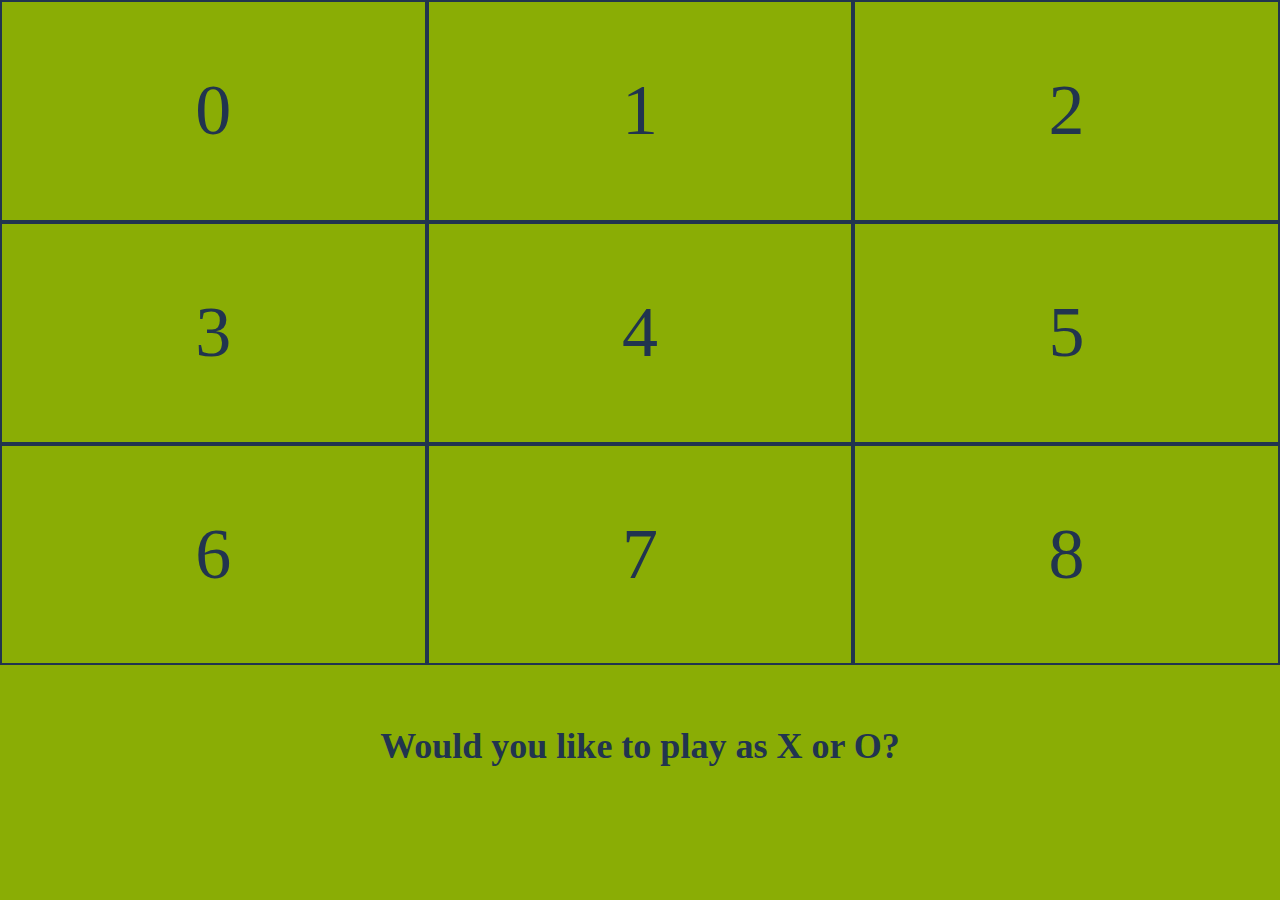
<file: practice/TicTacToe/index.html>
<!DOCTYPE html>
<html lang="en"></html>
<head>
  <meta charset="UTF-8" />
  <meta name="viewport" content="width=device-width, initial-scale=1.0" />
  <meta http-equiv="X-UA-Compatible" content="ie=edge" />
  <link rel="stylesheet" href="style.css" />
  <title>Tic Tac Toe</title>
</head>
<body>
  <div class="wrapper">
    <div class="box">0</div>
    <div class="box">1</div>
    <div class="box">2</div>
    <div class="box">3</div>
    <div class="box">4</div>
    <div class="box">5</div>
    <div class="box">6</div>
    <div class="box">7</div>
    <div class="box">8</div>
    <p class="temp"></p>
    <button id="newGame">Start New Game</button>
    <h4 class="question">Would you like to play as X or O?</h4>
    <button class="choice" id="x">X</button>
    <button class="choice" id="o">0</button>
  </div>
</body>
</file>
<file: practice/TicTacToe/style.css>
* {
  margin: 0;
  padding: 0;
  box-sizing: border-box;
}

html,
body {
  height: 100%;
}

body {
  font-size: 12px;
  background-color: #8aad05;
}

p {
  width: 100%;
  font-size: 5em;
  color: #21344f;
  margin: auto;
  text-align: center;
  display: none;
}

.wrapper {
  display: flex;
  flex-flow: row wrap;
  height: 100%;
}

.box {
  border: 2px solid #21344f;
  font-size: 6em;
  color: #21344f;
  display: flex;
  justify-content: center;
  align-items: center;
  width: 33.33%;
}

button {
  margin: auto;
  padding: 10px;
  font-size: 1.8em;
  cursor: pointer;
  display: none;
  color: #8aad05;
  background-color: #21344f;
  border: none;
}

.question {
  font-size: 3em;
  padding: 10px;
  margin: 0 auto;
  margin-top: 50px;
  color: #21344f;
  height: 50px;
}

.choice {
  width: 50px;
  height: 50px;
  background-color: #21344f;
  padding: 8px;
  border: none;
  font-size: 2em;
  cursor: pointer;
  margin: 0 auto;
  margin-top: 50px;
}

.show {
  display: block;
}

.hide {
  display: none;
}
</file>
